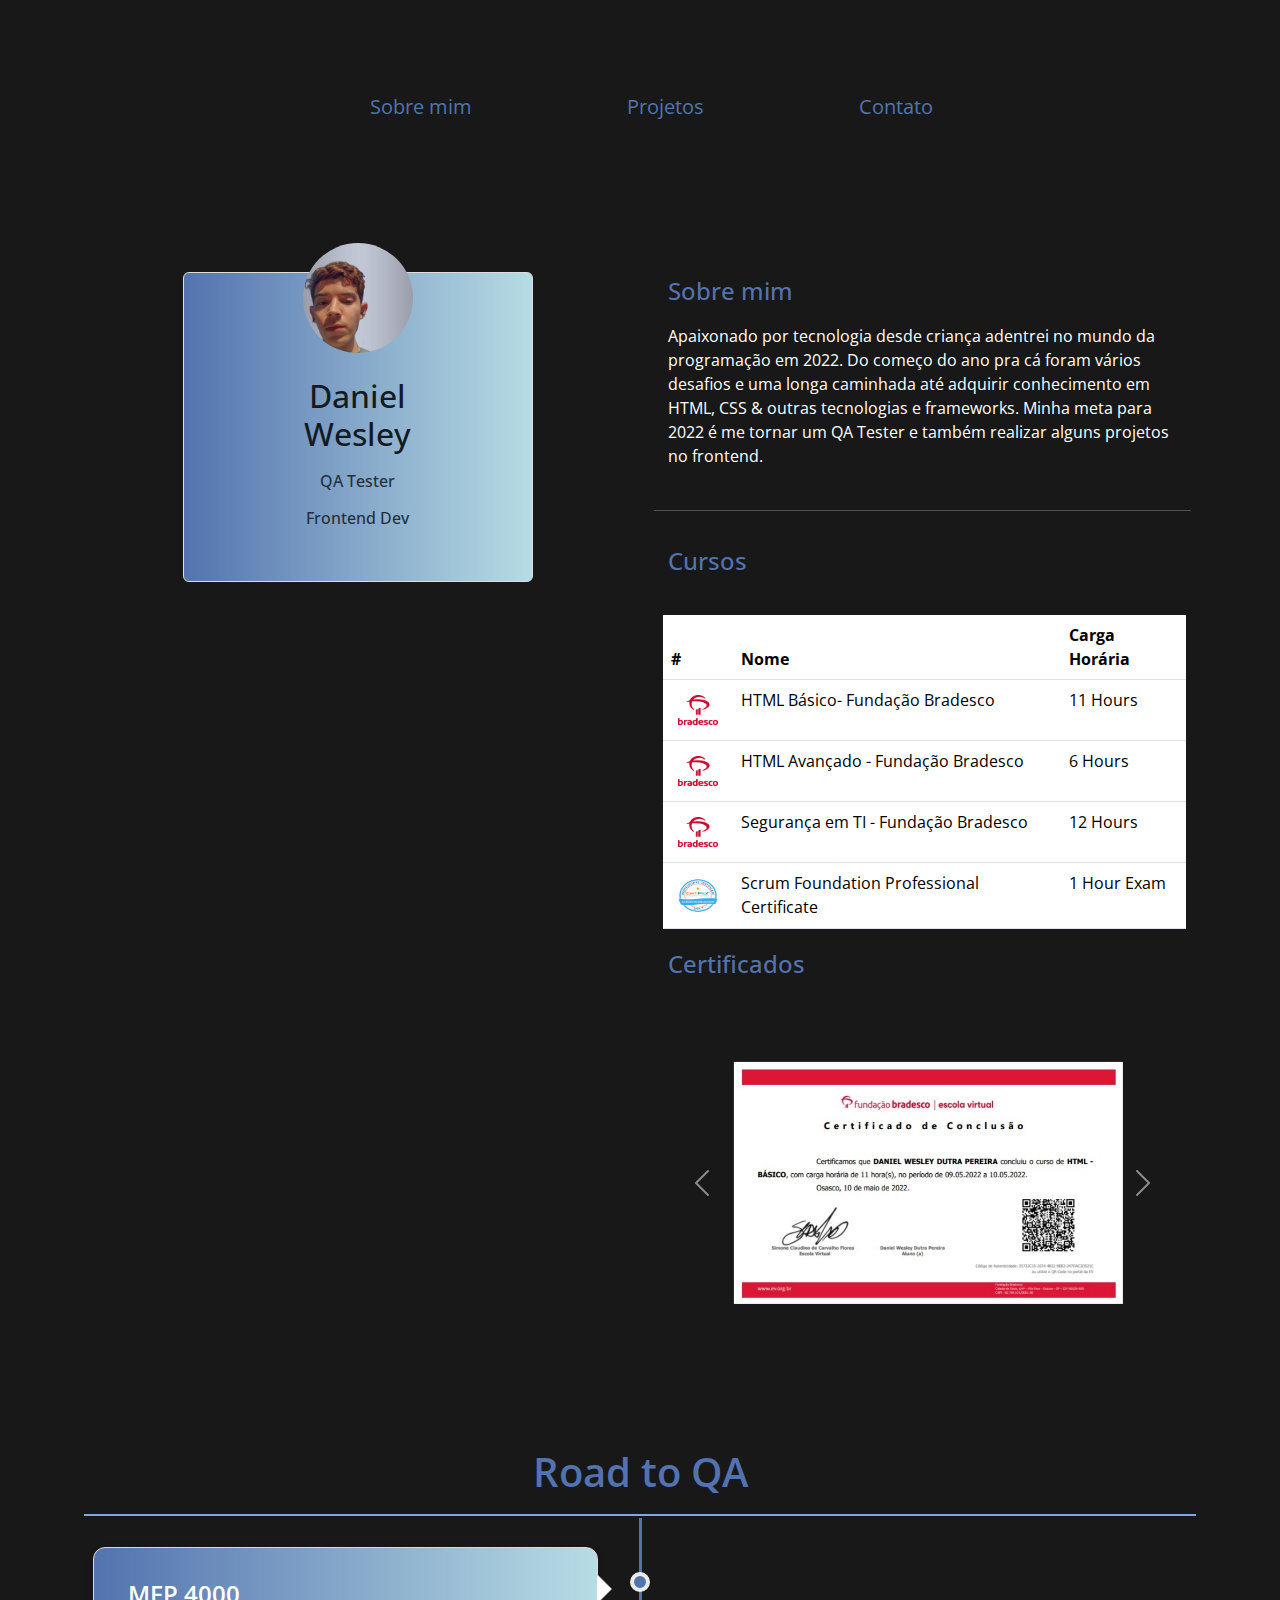
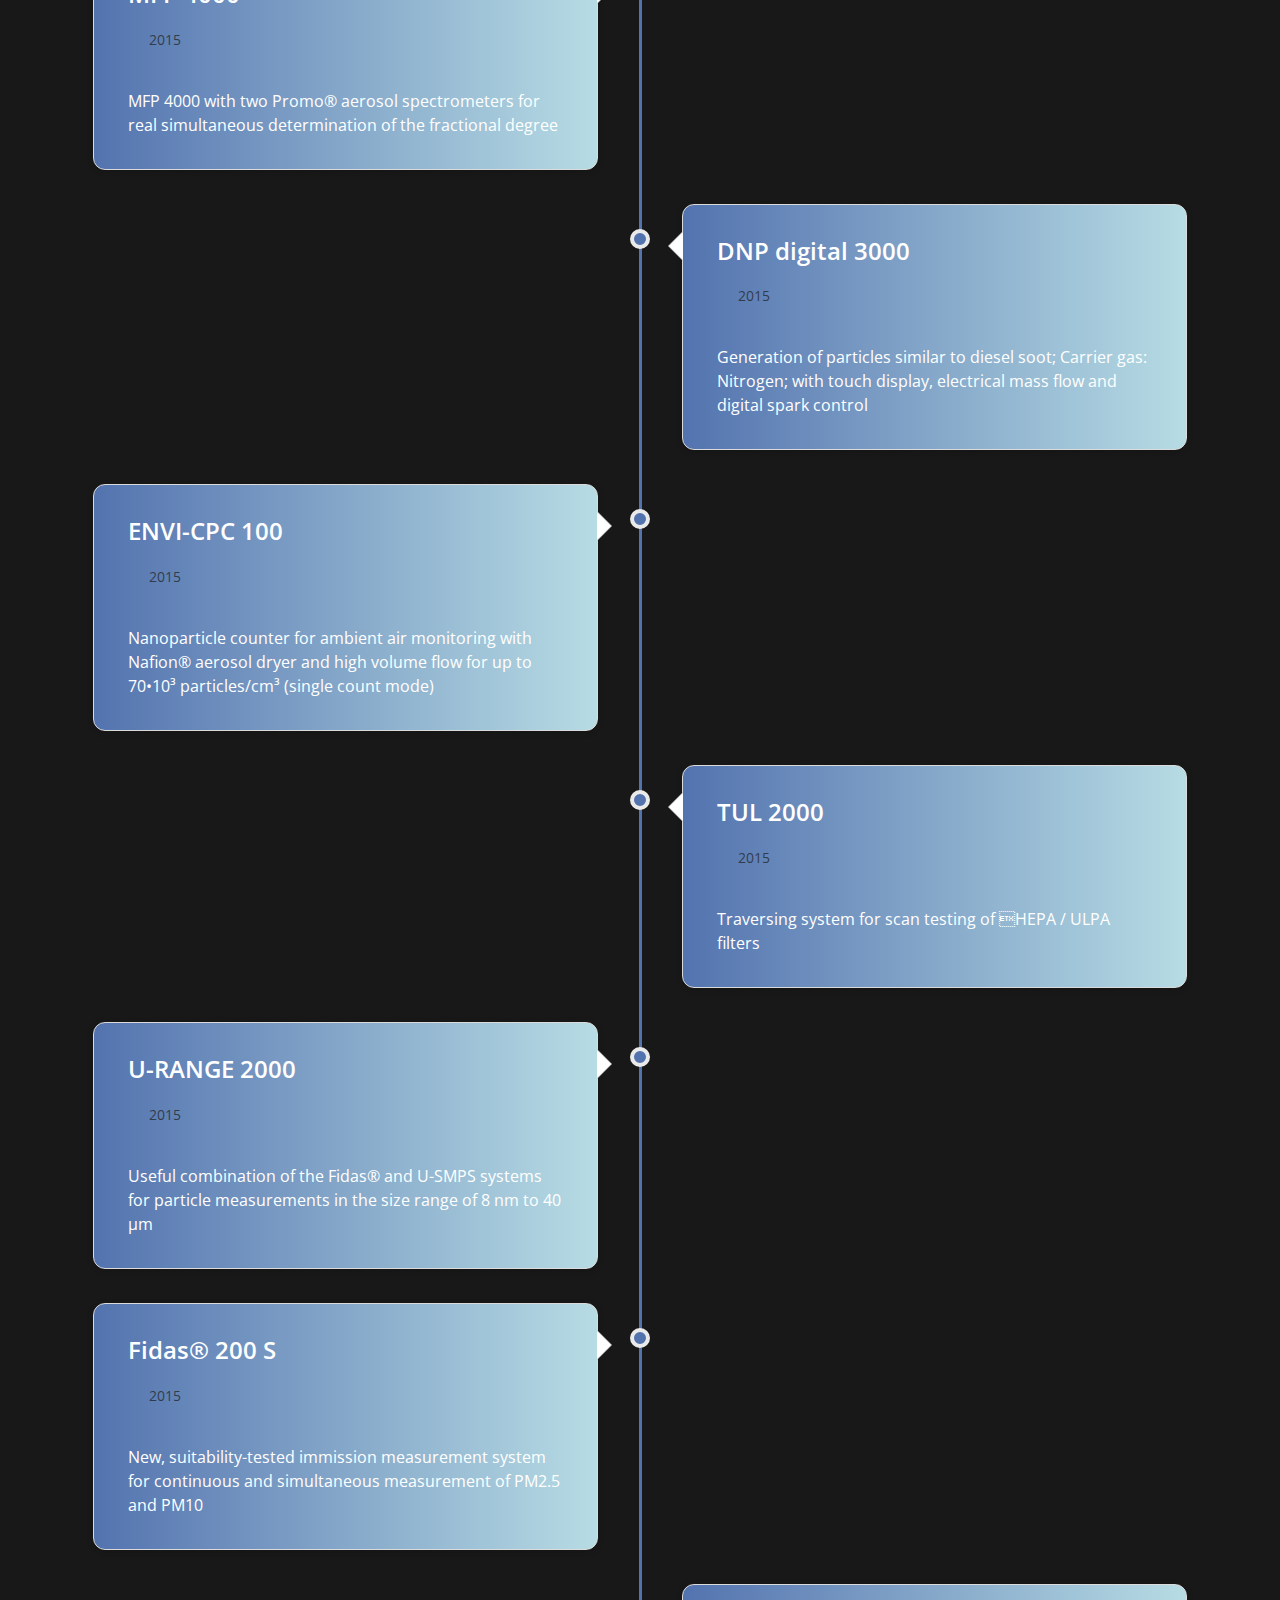
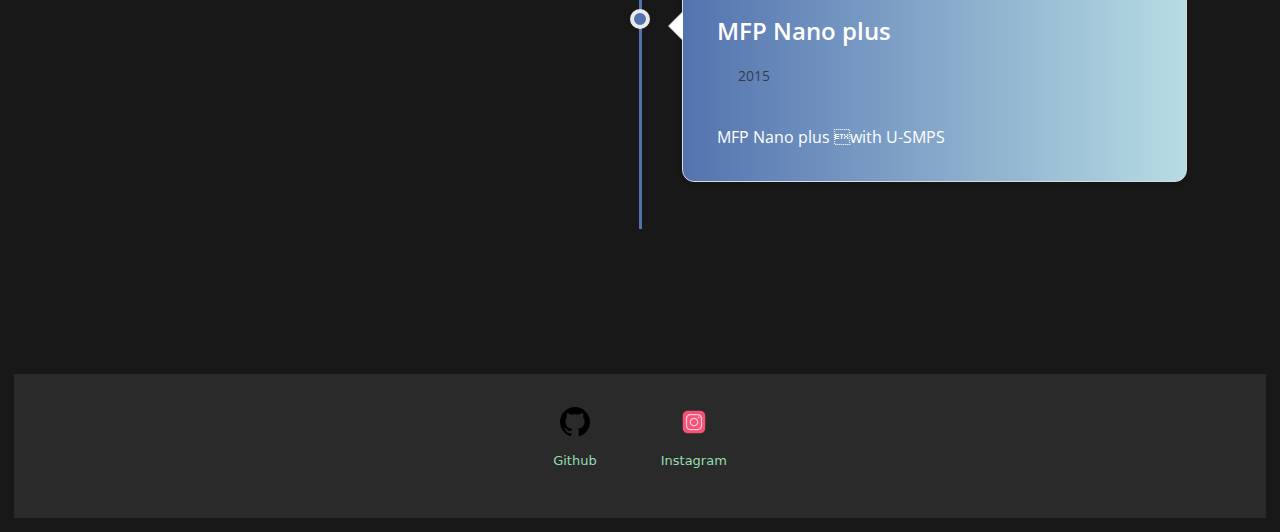
<file: index.html>
<!DOCTYPE html>
<html lang="pt">

<head>
    <meta charset="UTF-8">
    <meta content="IE=edge" http-equiv="X-UA-Compatible">
    <meta content="width=device-width, initial-scale=1.0" name="viewport">
    <title>Daniel Wesley</title>
    <link href="https://cdn.jsdelivr.net/npm/bootstrap@5.2.0-beta1/dist/css/bootstrap.min.css" rel="stylesheet">
    <script src="https://cdn.jsdelivr.net/npm/bootstrap@5.2.0-beta1/dist/js/bootstrap.bundle.min.js">
    </script>
    <link href='https://fonts.googleapis.com/css?family=Open+Sans:600,400' rel='stylesheet' type='text/css'>
    <link href="style.css" rel="stylesheet">
</head>

<body>
    <div class="m-4">
        <nav class="navbar navbar-expand-lg">
            <div class="container">
                <a class="navbar-brand" href="#"></a> <button class="navbar-toggler" data-bs-target="#defaultNavbar1"
                    data-bs-toggle="collapse" type="button"><span class="navbar-toggler-icon"></span></button>
                <div class="collapse navbar-collapse" id="defaultNavbar1">
                    <div class="navbar-nav justify-content-between w-100">
                        <a class="nav-link" href="index.html">Sobre mim</a> <a class="nav-link"
                            href="projects.html">Projetos</a> <a class="nav-link" href="contacts.html">Contato</a>
                    </div>
                </div>
            </div>
        </nav>
    </div><br>
    <br>
    <div class="container">
        <div class="row">
            <div class="col">
                <header>
                    <div class="card">
                        <div><img alt="user-image" class="card_img" src="./photos/profile-pic.png"></div>
                        <div class="card_info">
                            <h2>Daniel Wesley</h2>
                            <h3>QA Tester</h3>
                            <h3>Frontend Dev</h3>
                        </div>
                    </div>
                </header>
            </div>
            <main class="col">
                <section>
                    <h4>Sobre mim</h4>
                    <p>Apaixonado por tecnologia desde criança adentrei no mundo da programação em 2022. Do começo do
                        ano pra cá foram vários desafios e uma longa caminhada até adquirir conhecimento em HTML, CSS &
                        outras tecnologias e frameworks. Minha meta para 2022 é me tornar um QA Tester e também realizar
                        alguns projetos no frontend.</p>
                </section>
                <hr>
                <section>
                    <h4>Cursos</h4>
                    <p></p>
                    <table class="table">
                        <thead>
                            <tr>
                                <th scope="col">#</th>
                                <th scope="col">Nome</th>
                                <th scope="col"></th>
                                <th scope="col">Carga Horária</th>
                            </tr>
                        </thead>
                        <tbody>
                            <tr>
                                <th scope="row"><img alt="Fundação Bradesco" height="40px" src="./photos/bradesco.png"
                                        width="50px"></th>
                                <td colspan="2">HTML Básico- Fundação Bradesco</td>
                                <td>11 Hours</td>
                            </tr>
                            <tr>
                                <th scope="row"><img alt="Fundação Bradesco" height="40px" src="./photos/bradesco.png"
                                        width="50px"></th>
                                <td colspan="2">HTML Avançado - Fundação Bradesco</td>
                                <td>6 Hours</td>
                            </tr>
                            <tr>
                                <th scope="row"><img alt="Fundação Bradesco" height="40px" src="./photos/bradesco.png"
                                        width="50px"></th>
                                <td colspan="2">Segurança em TI - Fundação Bradesco</td>
                                <td>12 Hours</td>
                            </tr>
                            <tr>
                                <th scope="row"><img alt="CertiProf - Scrum Foundation Certificate (SFPC)" height="45px"
                                        src="./photos/Scrum-Foundation-Professional-Certificate-SFPC_-2021_1_480x480.png"
                                        width="50px"></th>
                                <td colspan="2">Scrum Foundation Professional Certificate</td>
                                <td>1 Hour Exam</td>
                            </tr>
                        </tbody>
                    </table>
                    <h4 class="center">Certificados</h4>
                    <div class="carousel slide" data-bs-ride="carousel" id="carouselExampleControls">
                        <div class="carousel-inner">
                            <div class="carousel-item active"><img alt="..." class="d-block w-100"
                                    src="./photos/basichtml.jpeg">
                            </div>
                            <div class="carousel-item"><img alt="..." class="d-block w-100" src="./photos/advhtml.jpeg">
                            </div>
                            <div class="carousel-item"><img alt="..." class="d-block w-100"
                                    src="./photos/ti security.jpeg">
                            </div>
                            <div class="carousel-item"><img alt="..." class="d-block w-100" height="400px"
                                    src="./photos/sfpc.jpeg">
                            </div>
                        </div>
                        <button class="carousel-control-prev" data-bs-slide="prev"
                            data-bs-target="#carouselExampleControls" type="button"><span aria-hidden="true"
                                class="carousel-control-prev-icon"></span> <span
                                class="visually-hidden">Previous</span></button> <button class="carousel-control-next"
                            data-bs-slide="next" data-bs-target="#carouselExampleControls" type="button"><span
                                aria-hidden="true" class="carousel-control-next-icon"></span> <span
                                class="visually-hidden">Next</span></button>
                    </div>
                </section>
            </main>
        </div>
    </div><br>


    <link href='https://fonts.googleapis.com/css?family=Open+Sans:600,400' rel='stylesheet' type='text/css'>
    <div class="container">
        <div class="page-header">
            <h1 id="timeline">Road to QA</h1>
        </div>
        <ul class="timeline">
            <li>
                <div class="timeline-badge"></div>
                <div class="timeline-panel">
                    <div class="timeline-heading">
                        <h4 class="timeline-title">MFP 4000</h4>
                        <p><small class="text-muted"><i class="glyphicon glyphicon-time"></i> 2015</small></p>
                    </div>
                    <div class="timeline-body">
                        <p>MFP 4000 with two Promo® aerosol spectrometers for real simultaneous determination of the
                            fractional degree</p>
                    </div>
                </div>
            </li>
            <li class="timeline-inverted">
                <div class="timeline-badge"></div>
                <div class="timeline-panel">
                    <div class="timeline-heading">
                        <h4 class="timeline-title">DNP digital 3000</h4>
                        <p><small class="text-muted"><i class="glyphicon glyphicon-time"></i> 2015</small></p>
                    </div>
                    <div class="timeline-body">
                        <p>Generation of particles similar to diesel soot; Carrier gas: Nitrogen; with touch display,
                            electrical mass flow and digital spark control</p>
                    </div>
                </div>
            </li>
            <li>
                <div class="timeline-badge"></div>
                <div class="timeline-panel">
                    <div class="timeline-heading">
                        <h4 class="timeline-title">ENVI-CPC 100</h4>
                        <p><small class="text-muted"><i class="glyphicon glyphicon-time"></i> 2015</small></p>
                    </div>
                    <div class="timeline-body">
                        <p>Nanoparticle counter for ambient air monitoring with Nafion® aerosol dryer and high volume
                            flow for up to 70•10³ particles/cm³ (single count mode)</p>
                    </div>
                </div>
            </li>

            <li class="timeline-inverted">
                <div class="timeline-badge"></div>
                <div class="timeline-panel">
                    <div class="timeline-heading">
                        <h4 class="timeline-title">TUL 2000</h4>
                        <p><small class="text-muted"><i class="glyphicon glyphicon-time"></i> 2015</small></p>
                    </div>
                    <div class="timeline-body">
                        <p>Traversing system for scan testing of HEPA / ULPA filters</p>
                    </div>
                </div>
            </li>
            <li>
                <div class="timeline-badge"></div>
                <div class="timeline-panel">
                    <div class="timeline-heading">
                        <h4 class="timeline-title">U-RANGE 2000</h4>
                        <p><small class="text-muted"><i class="glyphicon glyphicon-time"></i> 2015</small></p>
                    </div>
                    <div class="timeline-body">
                        <p>Useful combination of the Fidas® and U-SMPS systems for particle measurements in the size
                            range of 8 nm to 40 µm</p>

                    </div>
                </div>
            </li>
            <li>
                <div class="timeline-badge"></div>
                <div class="timeline-panel">
                    <div class="timeline-heading">
                        <h4 class="timeline-title">Fidas® 200 S</h4>
                        <p><small class="text-muted"><i class="glyphicon glyphicon-time"></i> 2015</small></p>
                    </div>
                    <div class="timeline-body">
                        <p>New, suitability-tested immission measurement system for continuous and simultaneous
                            measurement of PM2.5 and PM10</p>
                    </div>
                </div>
            </li>
            <li class="timeline-inverted">
                <div class="timeline-badge"></div>
                <div class="timeline-panel">
                    <div class="timeline-heading">
                        <h4 class="timeline-title">MFP Nano plus</h4>
                        <p><small class="text-muted"><i class="glyphicon glyphicon-time"></i> 2015</small></p>
                    </div>
                    <div class="timeline-body">
                        <p>MFP Nano plus with U-SMPS </p>
                    </div>
                </div>
            </li>
        </ul>
    </div>



    <br>
    <br>
    <br>
    <br>
    <br>
    <footer>
        <a href="https://github.com/weszzy" rel="noopener noreferrer" target="_blank"><img alt="github icon"
                class="footer" src="./photos/github.svg">
            <p>Github</p>
        </a> <a href="https://instagram.com/weszzy" rel="noopener noreferrer" target="_blank"><img alt="instagram icon"
                class="footer" src="./photos/icons8-instagram.svg">
            <p>Instagram</p>
        </a><br>
    </footer>
    <script src="https://cdn.jsdelivr.net/npm/@popperjs/core@2.11.5/dist/umd/popper.min.js">
    </script>
    <script src="https://cdn.jsdelivr.net/npm/bootstrap@5.2.0-beta1/dist/js/bootstrap.min.js">
    </script>
    <script src="index.js">
    </script>
</body>

</html>
</file>
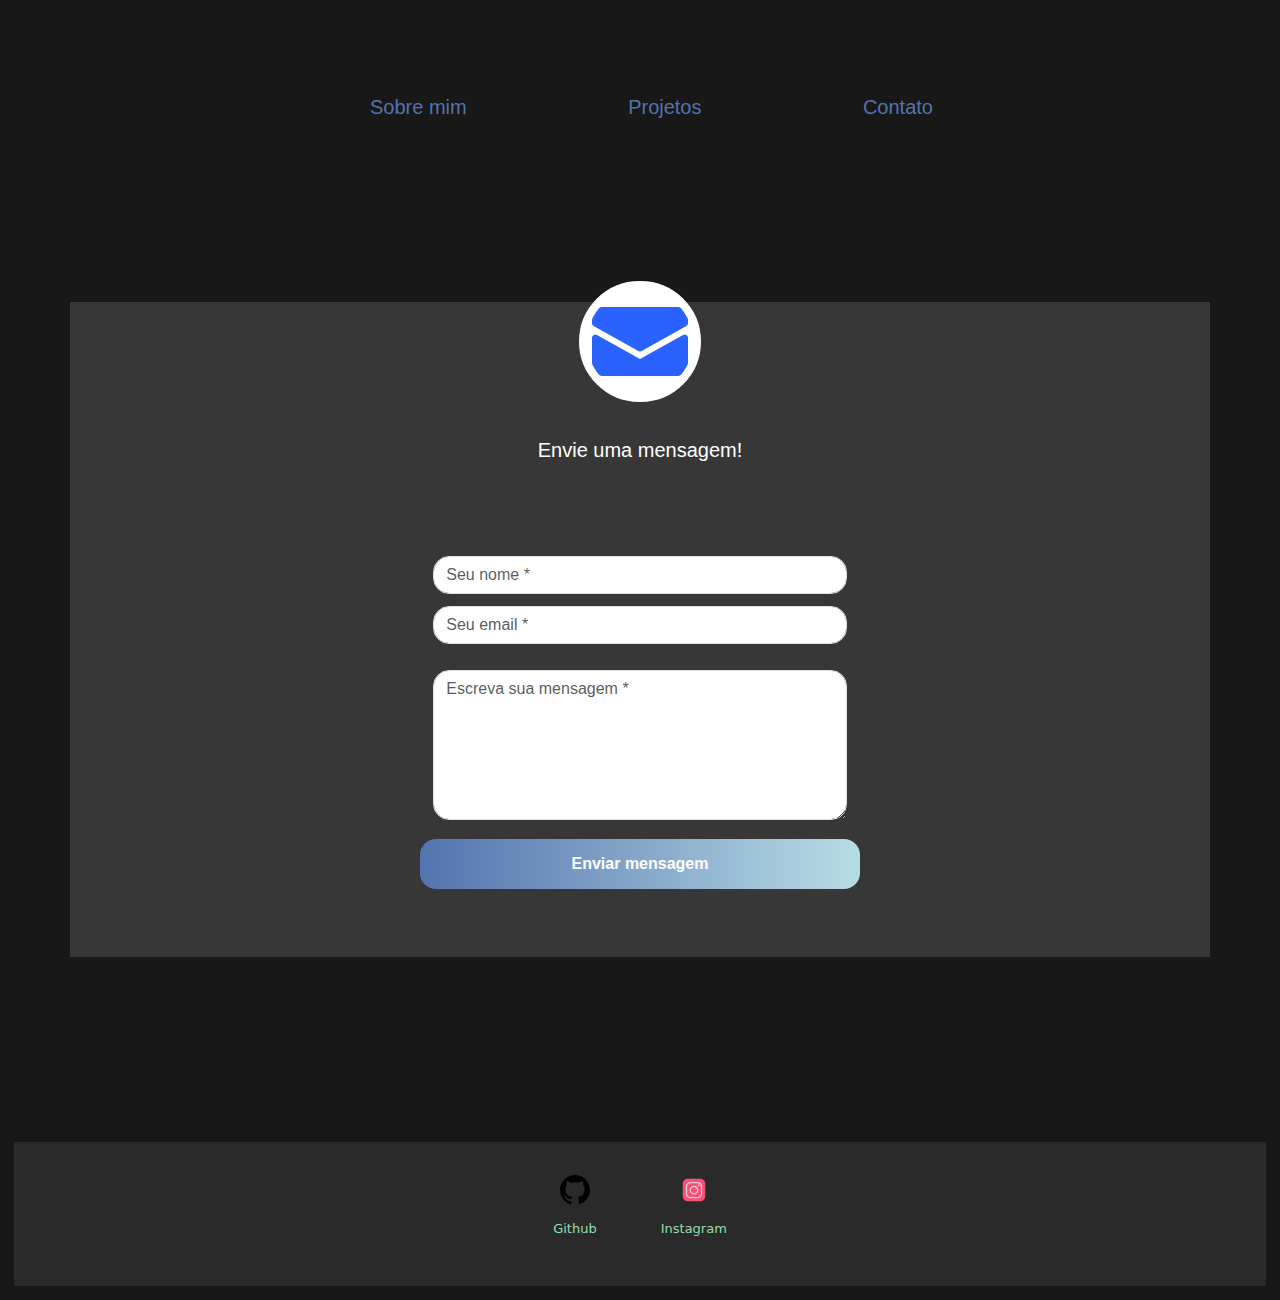
<file: contacts.html>
<!DOCTYPE html>
<html lang="pt">

<head>
    <meta charset="UTF-8">
    <meta content="IE=edge" http-equiv="X-UA-Compatible">
    <meta content="width=device-width, initial-scale=1.0" name="viewport">
    <title>Daniel Wesley</title>
    <link href="https://cdn.jsdelivr.net/npm/bootstrap@5.2.0-beta1/dist/css/bootstrap.min.css" rel="stylesheet">
    <script src="https://cdn.jsdelivr.net/npm/bootstrap@5.2.0-beta1/dist/js/bootstrap.bundle.min.js">
    </script>
    <link href="style.css" rel="stylesheet">
</head>

<body>
    <div class="m-4">
        <nav class="navbar navbar-expand-lg">
            <div class="container">
                <a class="navbar-brand" href="#"></a> <button class="navbar-toggler" data-bs-target="#defaultNavbar1"
                    data-bs-toggle="collapse" type="button"><span class="navbar-toggler-icon"></span></button>
                <div class="collapse navbar-collapse" id="defaultNavbar1">
                    <div class="navbar-nav justify-content-between w-100">
                        <a class="nav-link" href="index.html">Sobre mim</a> <a class="nav-link"
                            href="projects.html">Projetos</a> <a class="nav-link" href="contacts.html">Contato</a>
                    </div>
                </div>
            </div>
        </nav>
    </div>
    <div class="container contact-form">
        <div class="contact-image"><img alt="rocket_contact" src="./photos/email.svg"></div>
        <form action="https://formsubmit.co/a1789c40b1936f868cdee5e244d9f7ed" method="post">
            <h3 id="h3size">Envie uma mensagem!</h3>
            <div class="row">
                <div class="col-md-6">
                    <div class="form-group">
                        <input class="form-control" name="txtName" placeholder="Seu nome *" type="text" value="">
                    </div>
                    <div class="form-group">
                        <input class="form-control" name="txtEmail" placeholder="Seu email *" type="email" value="">
                    </div>
                </div>
                <div class="col-md-6">
                    <div class="form-group">
                        <textarea class="form-control" name="txtMsg" placeholder="Escreva sua mensagem *"
                            style="width: 100%; height: 150px;"></textarea>
                    </div>
                </div>
                <div class="form-group" id="enviar">
                    <input class="btnContact" name="btnSubmit" type="submit" value="Enviar mensagem">
                </div><input name="_next" type="hidden" value="https://weszzy.github.io/bootstrapPortfolio/thanks.html">
            </div>
        </form>
    </div><br>
    <br>
    <br>
    <br>
    <br>
    <footer>
        <a href="https://github.com/weszzy" rel="noopener noreferrer" target="_blank"><img alt="github icon"
                class="footer" src="./photos/github.svg">
            <p>Github</p>
        </a> <a href="https://instagram.com/weszzy" rel="noopener noreferrer" target="_blank"><img alt="instagram icon"
                class="footer" src="./photos/icons8-instagram.svg">
            <p>Instagram</p>
        </a><br>
    </footer>
</body>

</html>
</file>
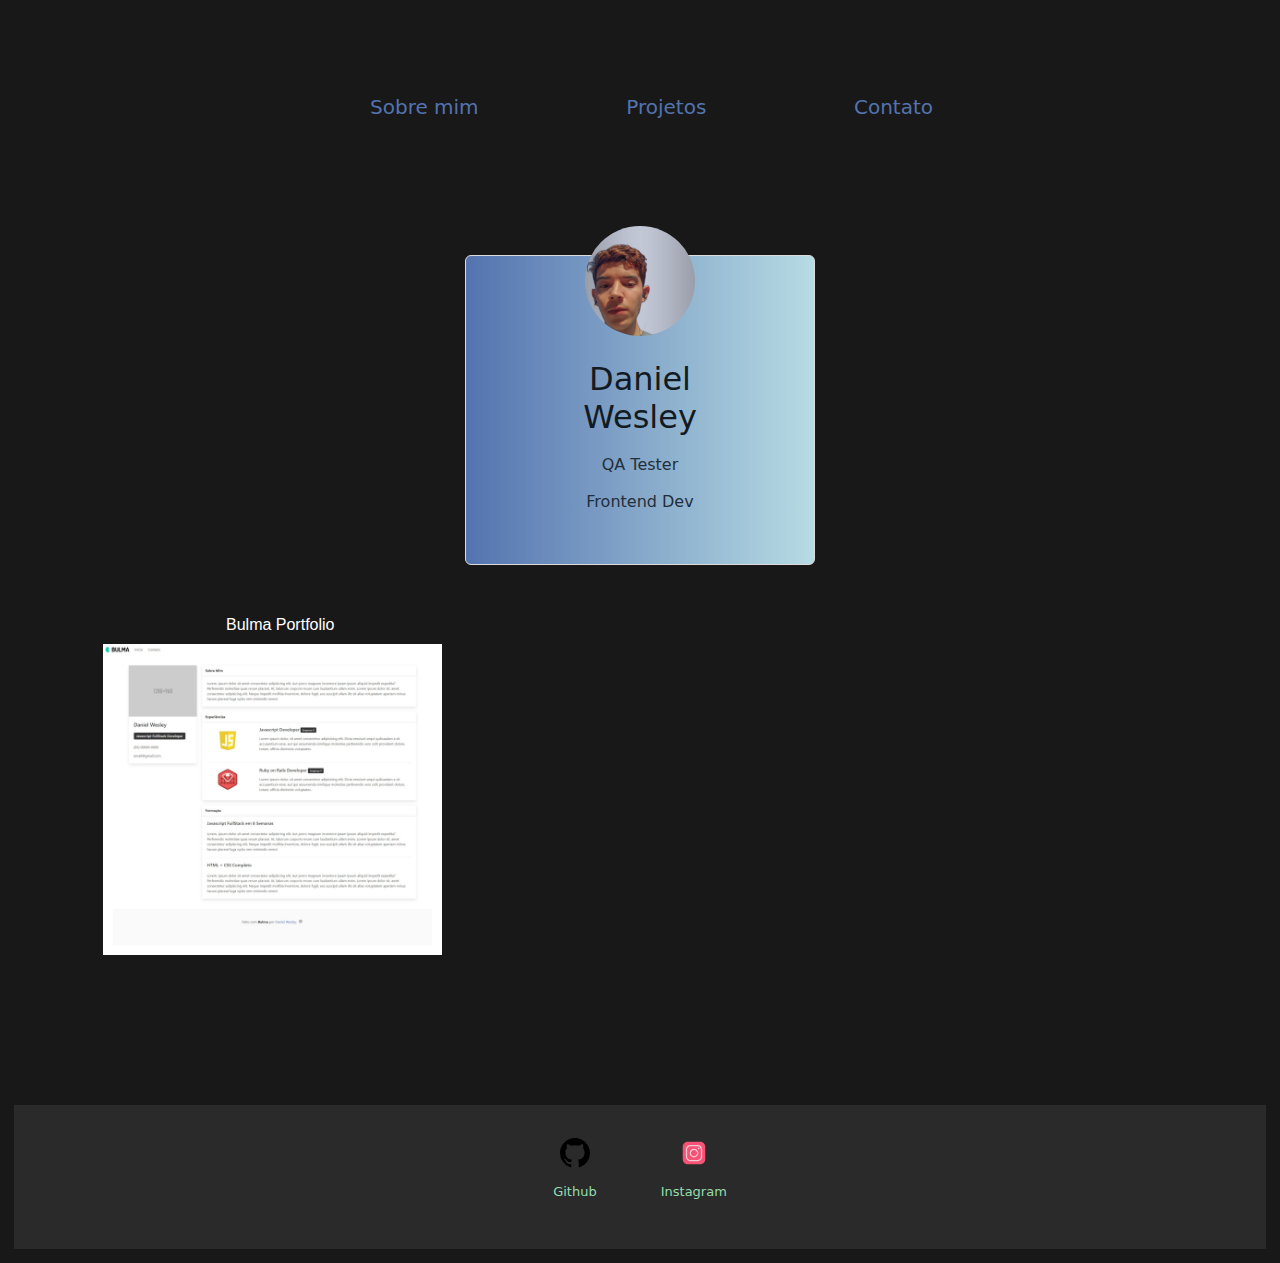
<file: projects.html>
<!DOCTYPE html>
<html lang="pt">
<head>
	<meta charset="UTF-8">
	<meta content="IE=edge" http-equiv="X-UA-Compatible">
	<meta content="width=device-width, initial-scale=1.0" name="viewport">
	<title>Daniel Wesley</title>
	<link href="https://cdn.jsdelivr.net/npm/bootstrap@5.2.0-beta1/dist/css/bootstrap.min.css" rel="stylesheet">
	<script src="https://cdn.jsdelivr.net/npm/bootstrap@5.2.0-beta1/dist/js/bootstrap.bundle.min.js">
	</script>
	<link href="style.css" rel="stylesheet">
</head>
<body>
	<div class="m-4">
		<nav class="navbar navbar-expand-lg">
			<div class="container-fluid">
				<a class="navbar-brand" href="#"></a> <button class="navbar-toggler" data-bs-target="#defaultNavbar1" data-bs-toggle="collapse" type="button"><span class="navbar-toggler-icon"></span></button>
				<div class="collapse navbar-collapse" id="defaultNavbar1">
					<div class="navbar-nav navbar-nav justify-content-between w-100">
						<a class="nav-link" href="index.html">Sobre mim</a> <a class="nav-link" href="projects.html">Projetos</a> <a class="nav-link" href="contacts.html">Contato</a>
					</div>
				</div>
			</div>
		</nav>
	</div><br>
	<br>
	<header>
		<div class="card">
			<div><img alt="user-image" class="card_img" src="./photos/profile-pic.png"></div>
			<div class="card_info">
				<h2>Daniel Wesley</h2>
				<h3>QA Tester</h3>
				<h3>Frontend Dev</h3>
			</div>
		</div>
	</header><br>
	<div class="container">
		<div class="row bulmap">
			<div class="col">
				<span class="bulmaproject">Bulma Portfolio</span> <a href="https://weszzy.github.io/PortfolioComBulma/" rel="noopener" target="_blank"><img alt="imagem" class="imagem" src="./photos/project1bulma1.jpeg"></a>
			</div>
			<div class="col"></div>
			<div class="col"></div>
		</div>
	</div><br>
	<br>
	<br>
	<br>
	<br>
	<footer>
		<a href="https://github.com/weszzy" rel="noopener noreferrer" target="_blank"><img alt="github icon" class="footer" src="./photos/github.svg">
		<p>Github</p></a> <a href="https://instagram.com/weszzy" rel="noopener noreferrer" target="_blank"><img alt="instagram icon" class="footer" src="./photos/icons8-instagram.svg">
		<p>Instagram</p></a><br>
	</footer>
</body>
</html>
</file>
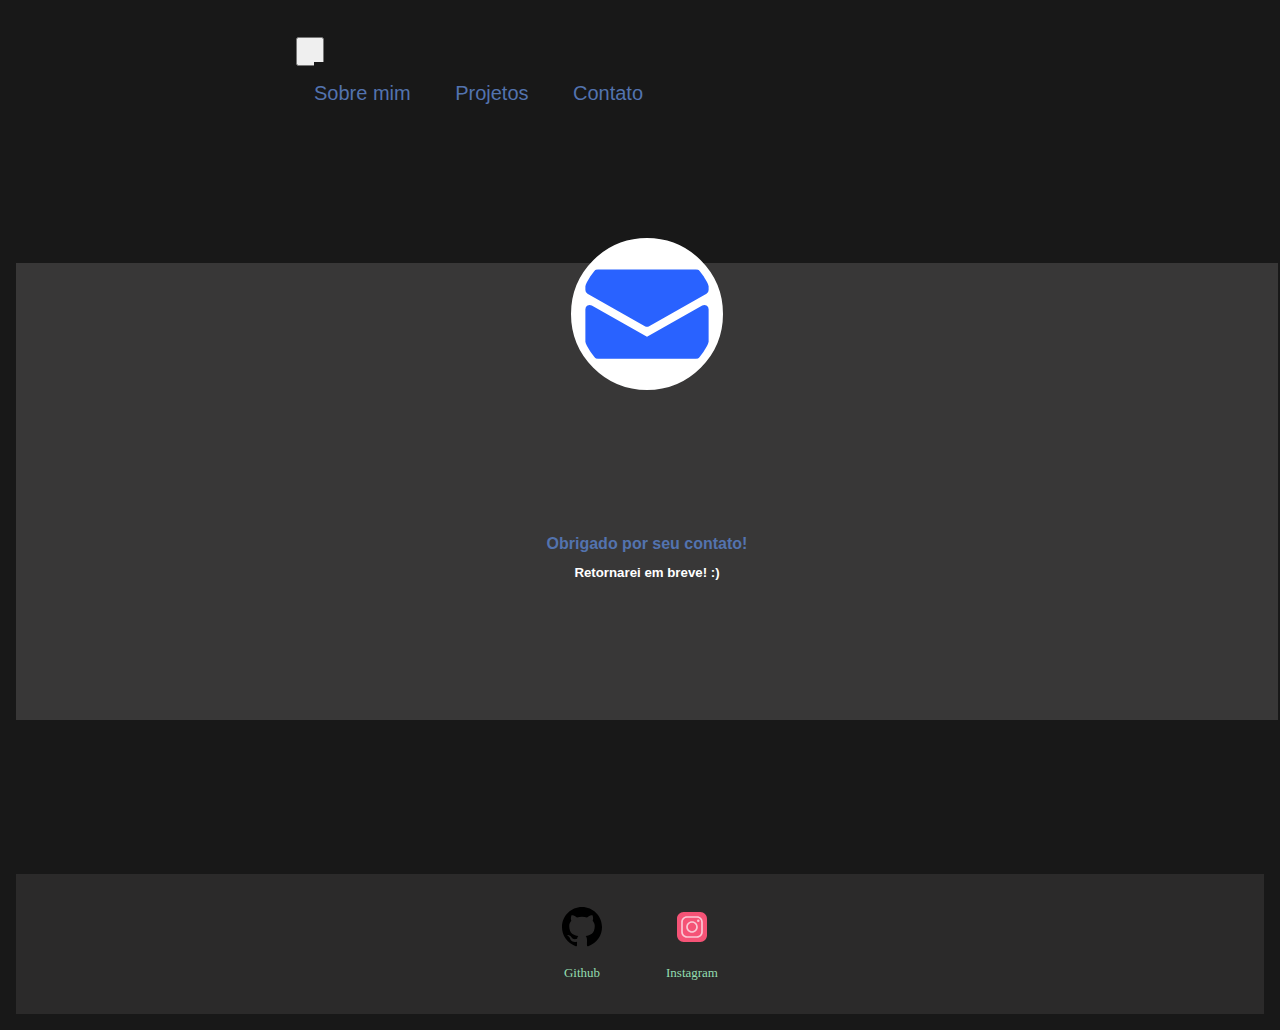
<file: thanks.html>
<!DOCTYPE html>
<html lang="pt">

<head>
    <meta charset="UTF-8">
    <meta http-equiv="X-UA-Compatible" content="IE=edge">
    <meta name="viewport" content="width=device-width, initial-scale=1.0">
    <title>Daniel Wesley</title>
    <link href="https://cdn.jsdelivr.net/npm/bootstrap@5.2.0-beta1/dist/css/bootstrap.min.css" rel="stylesheet"
        integrity="sha384-0evHe/X+R7YkIZDRvuzKMRqM+OrBnVFBL6DOitfPri4tjfHxaWutUpFmBp4vmVor" crossorigin="anonymous">
    <script src="https://cdn.jsdelivr.net/npm/bootstrap@5.2.0-beta1/dist/js/bootstrap.bundle.min.js"
        integrity="sha384-pprn3073KE6tl6bjs2QrFaJGz5/SUsLqktiwsUTF55Jfv3qYSDhgCecCxMW52nD2"
        crossorigin="anonymous"></script>
    <link rel="stylesheet" href="style.css">
</head>

<body>
    <div class="m-4">
        <nav class="navbar navbar-expand-lg">
            <div class="container">
                <a href="#" class="navbar-brand"></a>
                <button type="button" class="navbar-toggler" data-bs-toggle="collapse" data-bs-target="#defaultNavbar1">
                    <span class="navbar-toggler-icon"></span>
                </button>
                <div class="collapse navbar-collapse" id="defaultNavbar1">
                    <div class="navbar-nav justify-content-between w-100">
                        <a href="index.html" class="nav-link">Sobre mim</a>
                        <a href="projects.html" class="nav-link">Projetos</a>
                        <a href="contacts.html" class="nav-link">Contato</a>
                    </div>
                </div>
            </div>
        </nav>
    </div>

    <div class="container contact-form">
        <div class="contact-image">
            <img src="./photos/email.svg" alt="rocket_contact" />
        </div>
        <form method="post" action="https://formsubmit.co/a1789c40b1936f868cdee5e244d9f7ed">
            <h4 class="obg">Obrigado por seu contato!</h4>
            <h5 class="obg">Retornarei em breve! :)</h5>
    </div>

    <br><br><br><br><br>

    <footer>
        <a href="https://github.com/weszzy" target="_blank " rel="noopener noreferrer">
            <img class="footer" src="./photos/github.svg" alt="github icon">
            <p>Github</p>
        </a>
        <a href="https://instagram.com/weszzy" target="_blank " rel="noopener noreferrer">
            <img class="footer" src="./photos/icons8-instagram.svg" alt="instagram icon">
            <p>Instagram</p>
        </a>

        <br>

    </footer>
</file>
<file: style.css>
* {
    margin: 2px;
    padding: 5px;
}


h2 {
    color: #131b22;
}

h3 {
    color: #232f3a;
    font-size: medium;
}

h4 {
    color: #5373af;
}

body {
    color: white;
    background-color: #181818;
}


.btn {
    border: none;
    border-radius: 10px;
    color: #fff;
    padding-bottom: 5px;
    position: relative;
}

.btn:hover {
    color: #fff;
}

.btn:after {
    content: "";
    width: 0;
    height: 2px;
    position: absolute;
    bottom: 0;
    left: 0;
    border-radius: 0 0 5px 5px;
    transition: all 0.35s ease 0s;
}

.btn:hover:after {
    width: 100%;
}

.btn:hover:after {
    width: 100%;
}

.btn.btn-xs {
    padding-bottom: 8px;
    background-image: linear-gradient(to top, #214ea0 0px, #34599e 6px, #48659b 6px, #3567c4 100%);
}

.btn.btn-xs:after {
    height: 6px;
}

.btn.red:after {
    background: #1fbfff;
}

@media only screen and (max-width: 767px) {
    .btn {
        margin-bottom: 20px;
    }
}

.nav-link {
    transition: 0.3s ease;
    background-color: #181818;
    color: #5373af;
    font-size: 20px;
    text-decoration: none;
    padding: 20px 0;
    margin: 0 20px;

}

.navbar {
    padding-left: 250px;
    padding-right: 250px;

}

.nav-link:hover {
    border-top: 4px solid #f2fcfe;
    border-bottom: 4px solid #f2fcfe;
    padding: 6px 0;
}

footer a {
    margin: 20px;
    text-align: center;
    color: #93ddaf;
    font-size: small;
}

footer {
    display: flex;
    justify-content: center;
    background-color: #2b2a2a;
    padding: 1px;
}

footer p {
    margin-top: 2px;
}

.footer {
    width: 40px;
    height: 40px;
}

.card {
    border: 1px solid #ddd;
    border-radius: 6px;
    max-width: 350px;
    text-align: center;
    margin-top: 60px;
    margin: auto;
    background: linear-gradient(to right, #5373af, #b7dce4) border-box;
    padding: 2vh 7vh;
}

.card_img {
    width: 120px;
    height: 120px;
    overflow: hidden;
    border-radius: 100%;
    margin: -60px auto 0;
}

.card_info {
    padding-bottom: 20px;
}

a {
    text-decoration: none;
    color: red;
}

a:hover {
    color: black;
}

.card {
    display: flex;
    justify-content: center;
    align-items: center;
}

#carouselExampleControls img {
    padding: 50px;
    max-width: 100%;
    max-height: 100%;
}

#myDIV img {
    max-width: 100%;
}

#myDIV3 img {
    max-width: 100%;
}


.brad {
    width: 3.0rem;
    height: 3.0rem;
}

.bulmap img {
    max-width: 100%;
}

.bulmaproject {
    padding-left: 135px;
    padding-right: 40px;
}

th {
    color: #ddd;
}

td {
    color: #ddd;
}

/*Contact page CSS*/

#h3size {
    font-size: 20px;
    color: white;
}

.form-group {
    justify-content: center;
    align-items: center;
}

.contact-form {
    background-color: #383737;
    margin-top: 10%;
    margin-bottom: 5%;
    width: 60%;
}

.contact-form .form-control {
    border-radius: 1rem;
}

.contact-image {
    text-align: center;
}

.contact-image img {
    background-color: white;
    border-radius: 6rem;
    width: 11%;
    margin-top: -3%;
    border: solid white;
    border-radius: 50%;
}

.contact-form form {
    padding: 10%;
    align-items: center;
    justify-content: center;
}

.contact-form form .row {
    margin-bottom: -7%;
    align-items: center;
    justify-content: center;
}

.contact-form h3 {
    margin-bottom: 8%;
    margin-top: -10%;
    text-align: center;
    color: #0062cc;
    align-items: center;
    justify-content: center;
}

.contact-form .btnContact {
    width: 50%;
    border: none;
    border-radius: 1rem;
    padding: 1.5%;
    background: linear-gradient(to right, #5373af, #b7dce4);
    font-weight: 600;
    color: #fff;
}

.btnContactSubmit {
    width: 70%;
    border-radius: 1rem;
    color: #fff;
    background-color: #0062cc;
    border: none;
    align-items: center;
    justify-content: center;
    text-align: center;
}

#enviar {
    justify-content: center;
    align-items: center;
    text-align: center;
}

/*thanks page css*/

.obg {

    text-align: center;
}


.page-header {
    border-bottom: 2px solid #b2b7bd;
}

.container {
    font-family: 'Open Sans', sans-serif;
    width: 100%;
    min-width: 448px;
}

.page-header {
    border-bottom: 2px solid #85a6e2;
}

h1 {
    color: #5373af;
    font-family: 'Open Sans', sans-serif;
    font-weight: 600;
    text-align: center;
}

.timeline {

    font-weight: 400;
    list-style: none;
    padding: 20px 0 20px;
    position: relative;
}

.timeline:before {
    top: 0;
    bottom: 0;
    position: absolute;
    content: " ";
    width: 3px;
    background-color: #5373af;
    left: 50%;
    margin-left: -1.5px;
}

.timeline>li {
    margin-bottom: 20px;
    position: relative;

}

.timeline>li:before,
.timeline>li:after {
    content: " ";
    display: table;

}

.timeline>li:after {
    clear: both;
}

.timeline>li:before,
.timeline>li:after {
    content: " ";
    display: table;
}

.timeline>li:after {
    clear: both;
}

.timeline>li>.timeline-panel {
    width: 46%;
    float: left;
    border: 1px solid #dbdbdb;
    border-radius: 12px;
    padding: 20px;
    position: relative;
    -webkit-box-shadow: 0 1px 6px rgba(0, 0, 0, 0.175);
    box-shadow: 0 1px 6px rgba(0, 0, 0, 0.175);
    background: linear-gradient(to right, #5373af, #b7dce4);

}

.timeline>li>.timeline-panel:before {
    position: absolute;
    top: 26px;
    right: -15px;
    display: inline-block;
    border-top: 15px solid transparent;
    border-left: 15px solid #ccc;
    border-right: 0 solid #ccc;
    border-bottom: 15px solid transparent;
    content: " ";
}

.timeline>li>.timeline-panel:after {
    position: absolute;
    top: 27px;
    right: -14px;
    display: inline-block;
    border-top: 14px solid transparent;
    border-left: 14px solid #fff;
    border-right: 0 solid #fff;
    border-bottom: 14px solid transparent;
    content: " ";
}

.timeline>li>.timeline-badge {
    width: 20px;
    height: 20px;
    line-height: 20px;
    font-size: 1.4em;
    text-align: center;
    position: absolute;
    top: 30px;
    left: 50%;
    margin-left: -10px;
    background-color: #5373af;
    z-index: 100;
    border-top-right-radius: 50%;
    border-top-left-radius: 50%;
    border-bottom-right-radius: 50%;
    border-bottom-left-radius: 50%;
    border: 4px solid #eaeaea;
}

.timeline>li.timeline-inverted>.timeline-panel {
    float: right;
}

.timeline>li.timeline-inverted>.timeline-panel:before {
    border-left-width: 0;
    border-right-width: 15px;
    left: -15px;
    right: auto;
}

.timeline>li.timeline-inverted>.timeline-panel:after {
    border-left-width: 0;
    border-right-width: 14px;
    left: -14px;
    right: auto;
}

.timeline-title {
    margin-top: 0;
    color: inherit;
    font-family: 'Open Sans', sans-serif;
    font-weight: 600;
}

.timeline-body>p,
.timeline-body>ul {
    margin-bottom: 0;
}

.timeline-body>p+p {
    margin-top: 5px;
}
</file>
